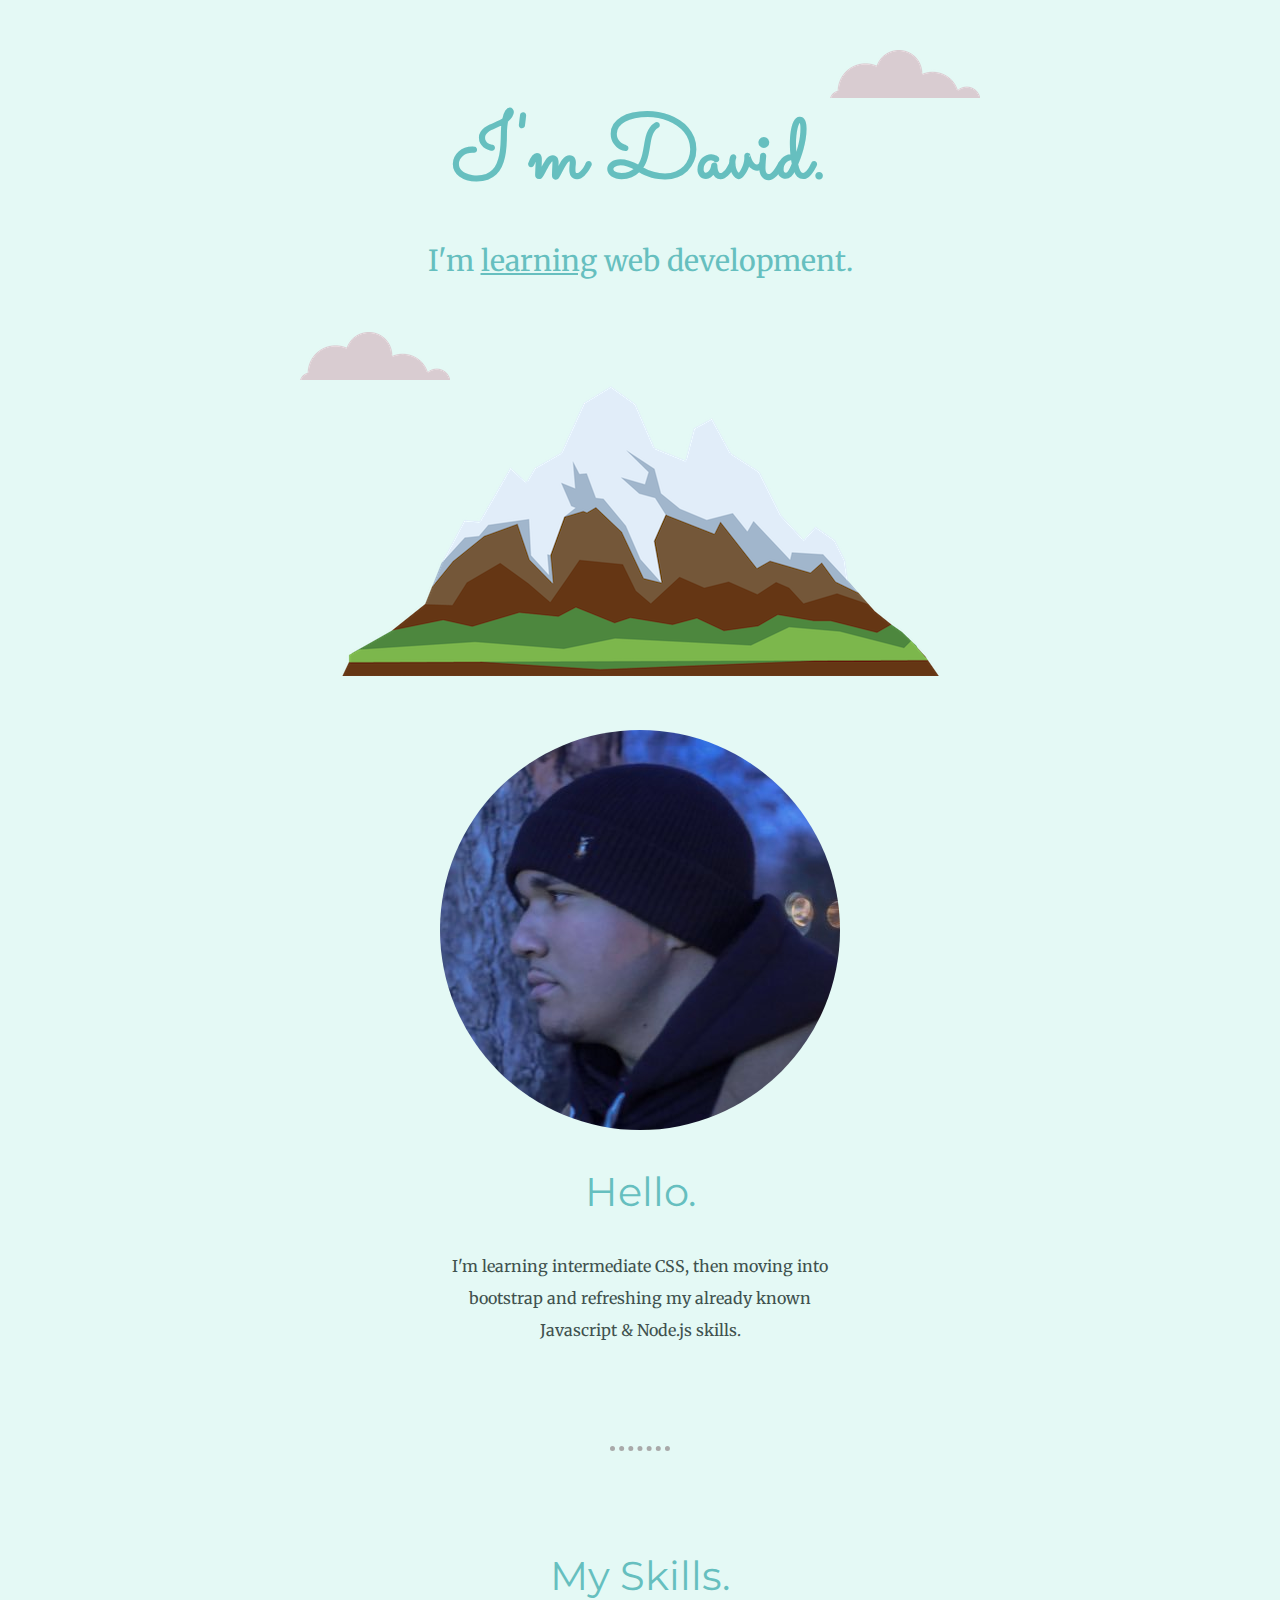
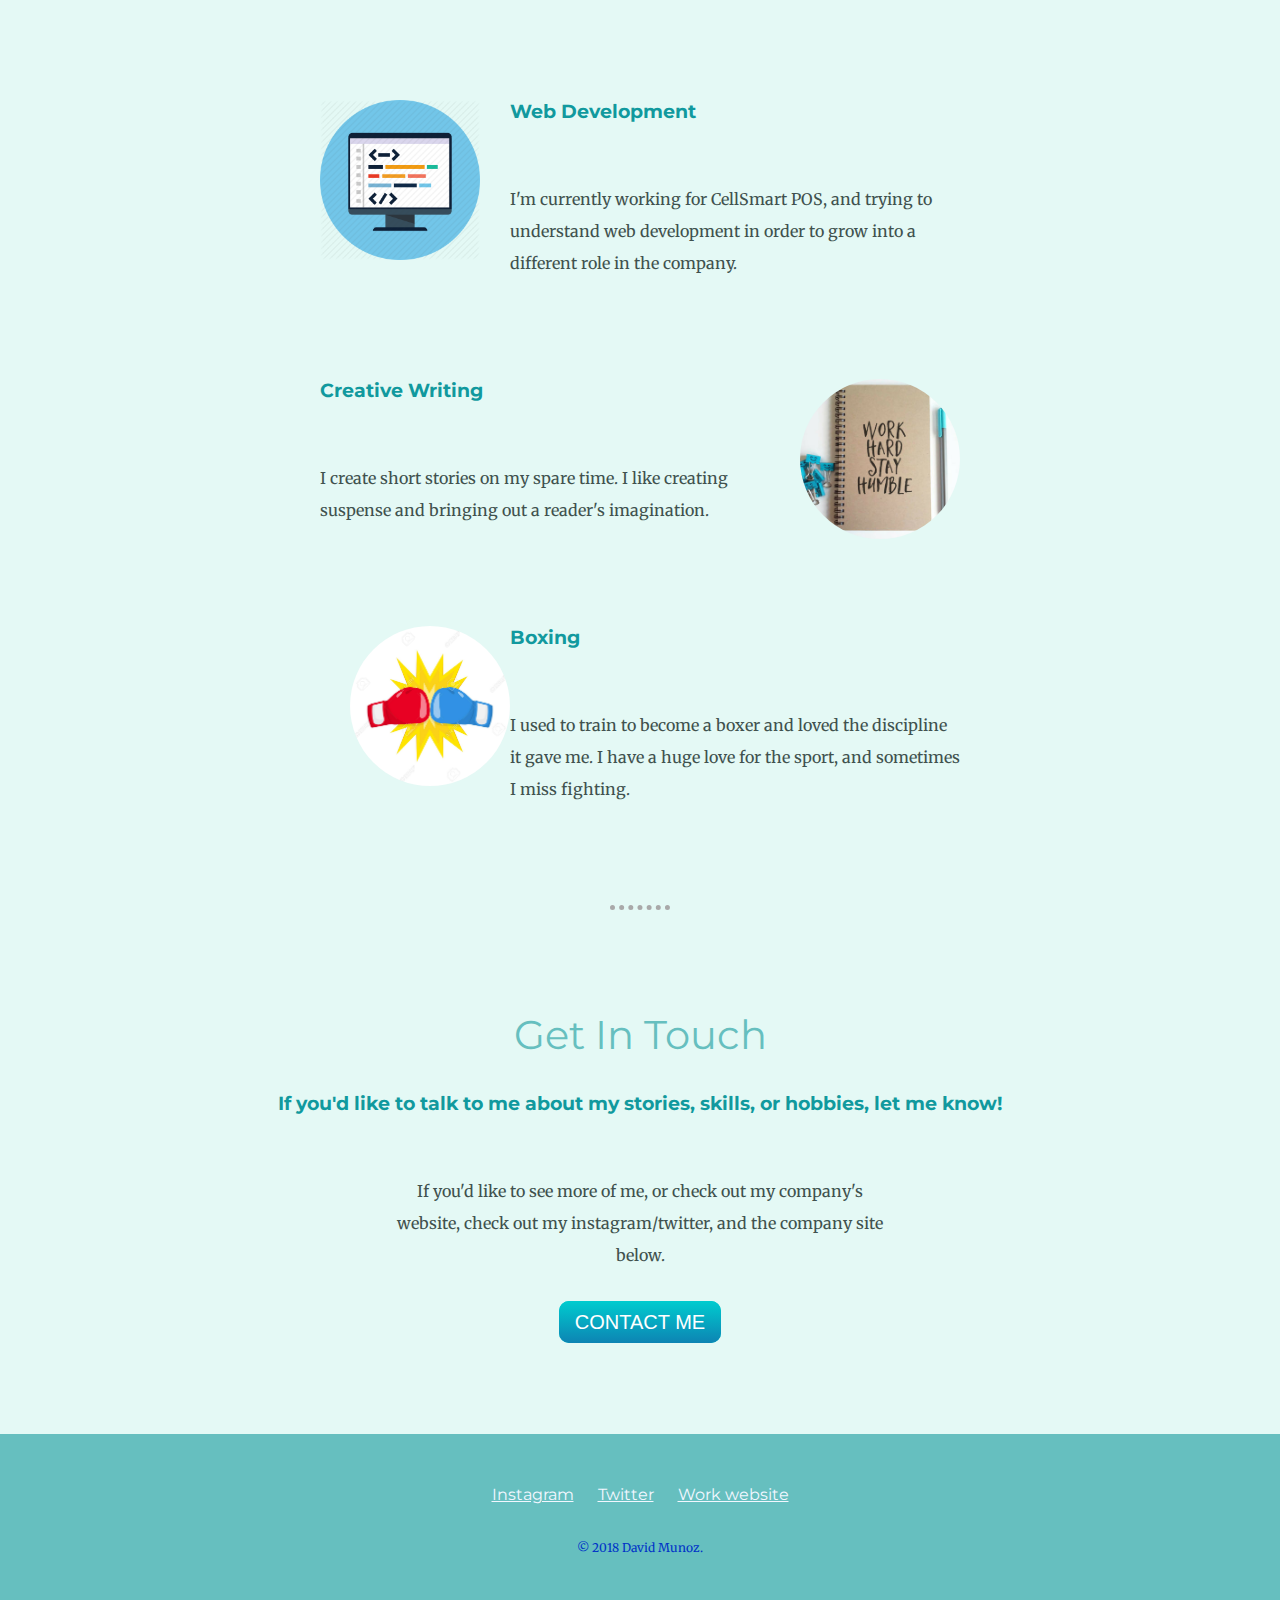
<file: CSS - My Site/index.html>
<!DOCTYPE html>
<html lang="en" dir="ltr">
  <head>
    <meta charset="utf-8">
    <title>David</title>
    <link rel="stylesheet" href="css/styles.css">
    <link rel="icon" href="favicon.ico">
    <link href="https://fonts.googleapis.com/css?family=Merriweather|Montserrat|Sacramento" rel="stylesheet">
  </head>
  <body>
    <div class="top-container">
      <img class="top-cloud" src="images/cloud.png" alt="cloud-img">
      <h1>I'm David.</h1>
      <p>I'm <span class="learning">learning</span> web development.</p>
      <img class="bottom-cloud" src="images/cloud.png" alt="cloud-img">
      <img src="images/mountain.png" alt="mountain-img">
    </div>
    <div class="middle-container">
      <div class="profile">
        <img class="davidimg" src="images/David.jpg" alt="david-img">
        <h2>Hello.</h2>
        <p class="intro">I'm learning intermediate CSS, then moving into bootstrap and refreshing my already known Javascript & Node.js skills.</p>
      </div>
      <hr>
      <div class="skills">
        <h2>My Skills.</h2>
        <div class="skill-row">
          <img class="skillsimg" src="images/webdev.png" alt="webdev">
          <h3>Web Development</h3>
          <p>I'm currently working for CellSmart POS, and trying to understand web development in order to grow into a different role in the company.</p>
        </div>
        <div class="skill-row">
          <img class="skillsimg2" src="images/writing-notebook.jpg" alt="notebook">
          <h3>Creative Writing</h3>
          <p>I create short stories on my spare time. I like creating suspense and bringing out a reader's imagination.</p>
        </div>
        <div class="skill-row">
          <img class="skillsimg3" src="images/boxingimg.jpg" alt="boxing">
          <h3>Boxing</h3>
          <p>I used to train to become a boxer and loved the discipline it gave me. I have a huge love for the sport, and sometimes I miss fighting.</p>
        </div>
      </div>
      <hr>
      <div class="contact-me">
        <h2>Get In Touch</h2>
        <h3>If you'd like to talk to me about my stories, skills, or hobbies, let me know!</h3>
        <p class="contact-message">If you'd like to see more of me, or check out my company's website, check out my instagram/twitter, and the company site below.</p>
        <a class="btn" href="mailto:name@email.com">CONTACT ME</a>
      </div>
    </div>


    <div class="bottom-container">
      <a class="footer-link" href="https://www.instagram.com/zerodarkdave/?hl=en">Instagram</a>
      <a class="footer-link" href="https://twitter.com/zerodarkdave">Twitter</a>
      <a class="footer-link" href="https://cellsmartpos.com/">Work website</a>
      <p class="copyright">© 2018 David Munoz.</p>
    </div>

  </body>
</html>
</file>
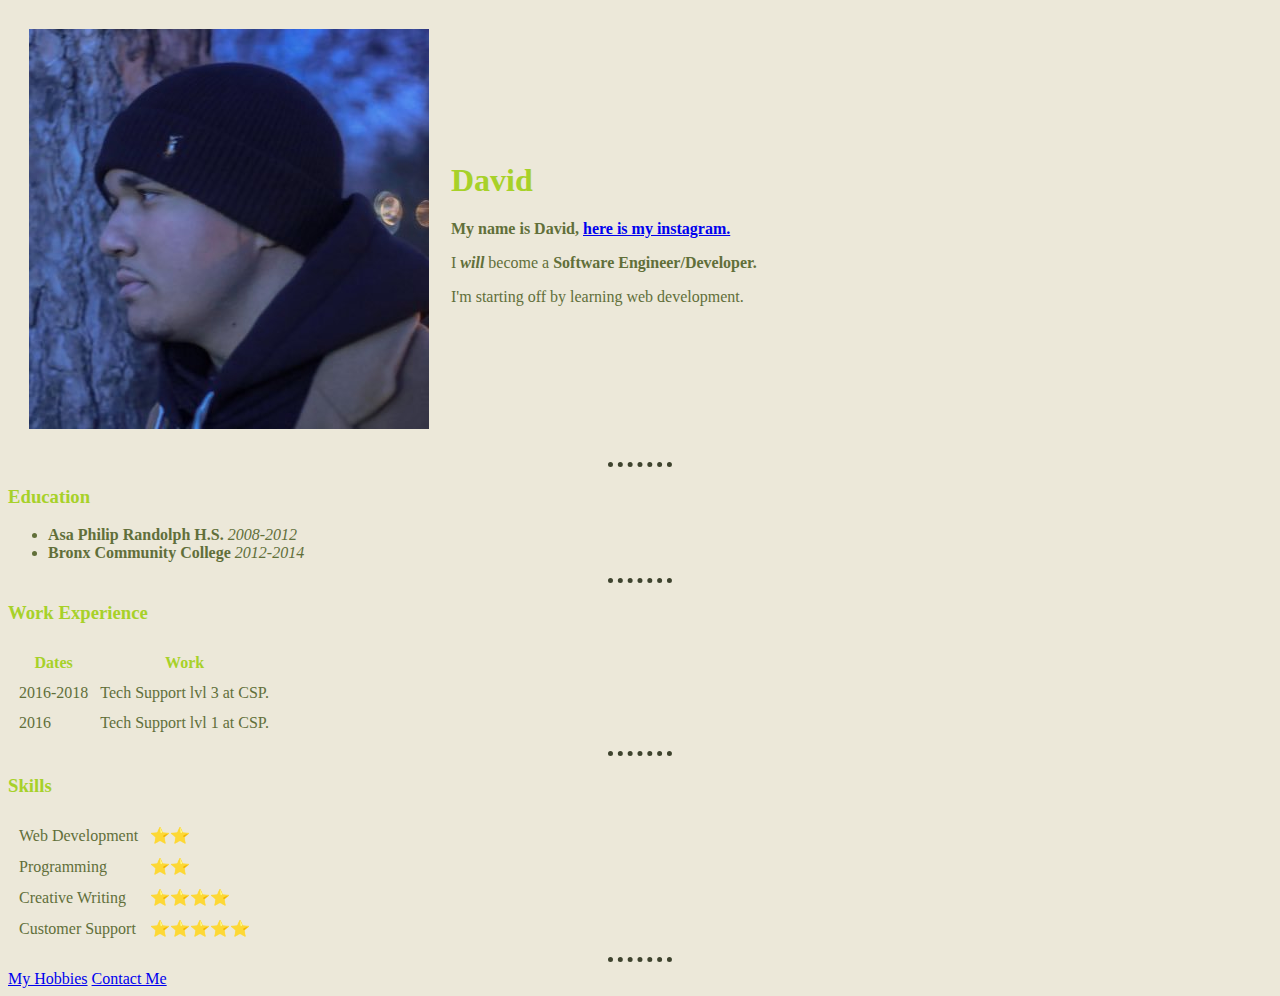
<file: HTML - Personal Site/index.html>
<!DOCTYPE html>
<html lang="en" dir="ltr">
<head>
  <meta charset="utf-8">
  <title>David's Personal Site</title>
  <link rel="stylesheet" href="CSS/styles.css">
</head>

<body>
  <table cellspacing="20">
    <tr>
      <td><img src="images/David.jpg" alt="David profile picture"></td>
      <td>
        <h1>David</h1>
        <p><strong>My name is David, <a href="https://www.instagram.com/zerodarkdave/?hl=en"> here is my instagram. </a></strong></p>
        <p>I <em><b>will</b></em> become a <strong>Software Engineer/Developer.</strong></p>
        <p>I'm starting off by learning web development.</p>
      </td>
    </tr>
  </table>
  <hr>
  <h3>Education</h3>
  <ul>
    <li><strong>Asa Philip Randolph H.S.</strong> <em>2008-2012</em></li>
    <li><strong>Bronx Community College</strong> <em>2012-2014</em></li>
  </ul>
  <hr>
  <h3>Work Experience</h3>
  <table cellspacing="10">
    <thead>
      <tr>
        <th>Dates</th>
        <th>Work</th>
      </tr>
    </thead>
    <tbody>
      <tr>
        <td>2016-2018</td>
        <td>Tech Support lvl 3 at CSP.</td>
      </tr>
      <tr>
        <td>2016</td>
        <td>Tech Support lvl 1 at CSP.</td>
      </tr>
    </tbody>
  </table>
  <hr>
  <h3>Skills</h3>
  <table cellspacing="10">
    <tr>
      <td>Web Development</td>
      <td>⭐⭐</td>
    </tr>
    <tr>
      <td>Programming</td>
      <td>⭐⭐</td>
    </tr>
    <tr>
      <td>Creative Writing</td>
      <td>⭐⭐⭐⭐</td>
    </tr>
    <tr>
      <td>Customer Support</td>
      <td>⭐⭐⭐⭐⭐</td>
    </tr>
  </table>
  <hr>
  <a href="hobbies.html">My Hobbies</a>
  <a href="contact-me.html">Contact Me</a>
</body>

</html>
</file>
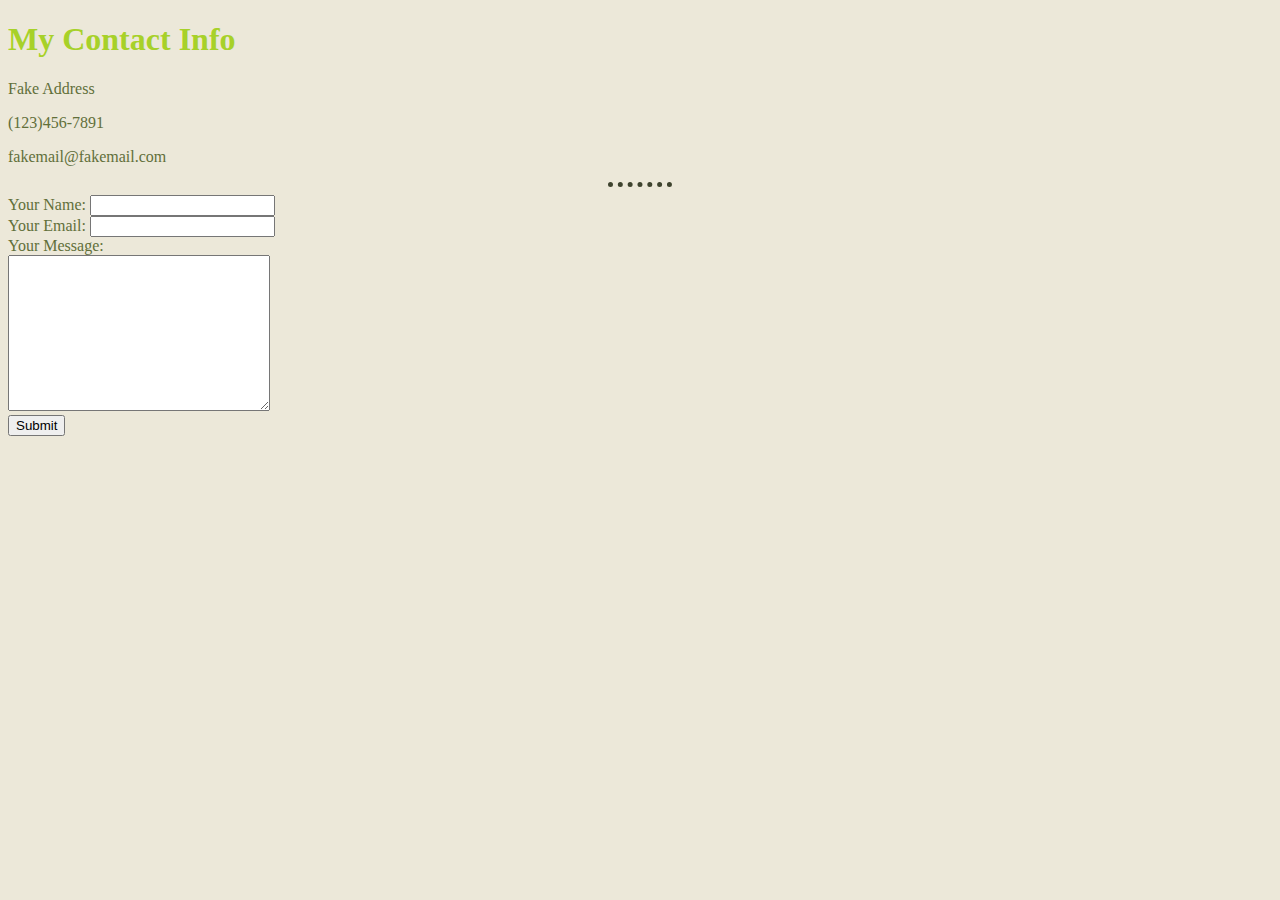
<file: HTML - Personal Site/contact-me.html>
<!DOCTYPE html>
<html lang="en" dir="ltr">
  <head>
    <meta charset="utf-8">
    <title>Contact Me</title>
    <link rel="stylesheet" href="CSS/styles.css">
  </head>
  <body>
    <h1>My Contact Info</h1>
    <p>Fake Address</p>
    <p>(123)456-7891</p>
    <p>fakemail@fakemail.com</p>
    <hr>
    <form action="mailto:info@londonappbrewery.com" method="post" enctype="text/plain">
      <label for="">Your Name:</label>
      <input type="text" name="yourName" value=""><br>
      <label>Your Email:</label>
      <input type="email" name="yourEmail" value=""><br>
      <label>Your Message:</label><br>
      <textarea name="yourMessage" rows="10" cols="30"></textarea><br>
      <input type="submit" name="">
    </form>
  </body>
</html>
</file>
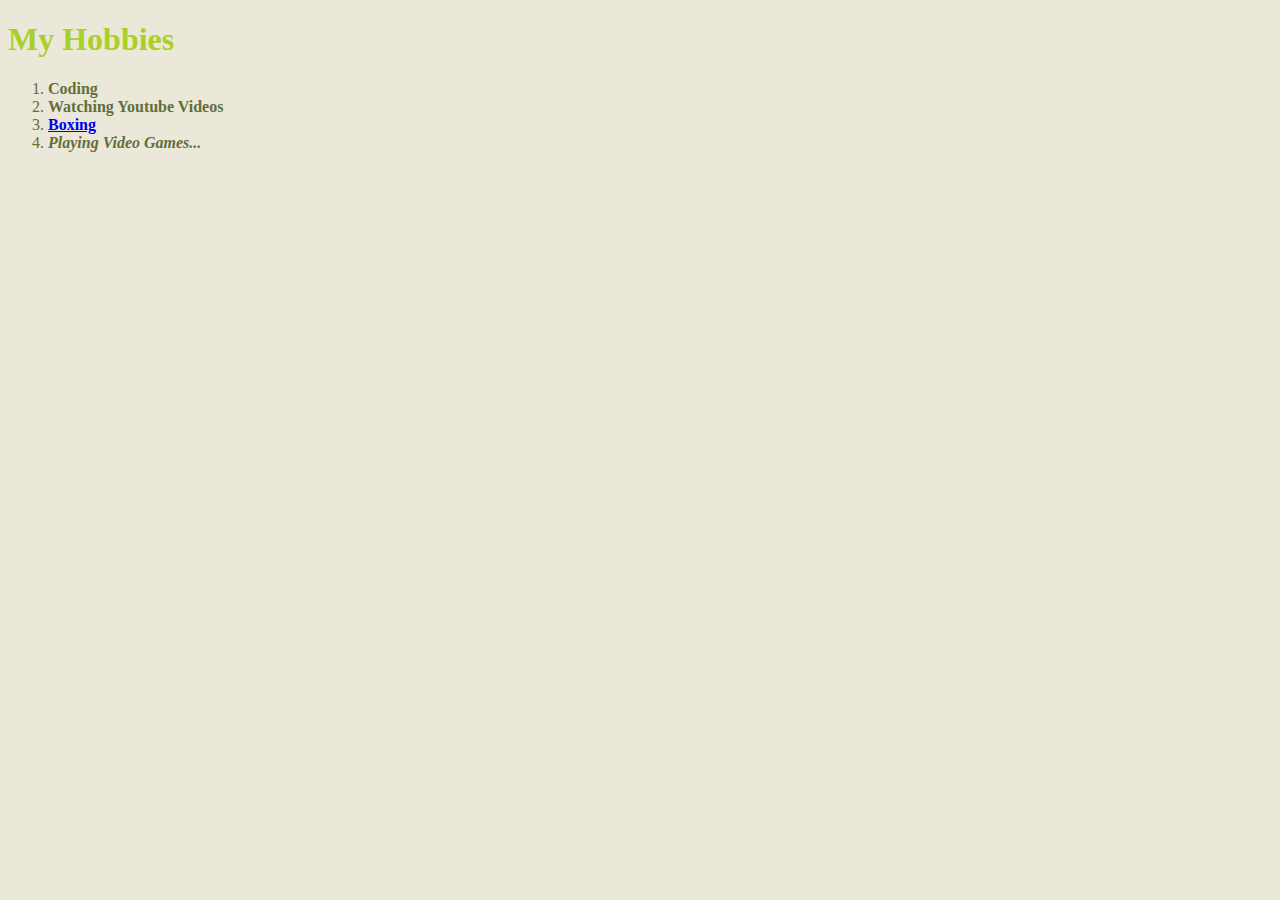
<file: HTML - Personal Site/hobbies.html>
<!DOCTYPE html>
<html lang="en" dir="ltr">
  <head>
    <meta charset="utf-8">
    <title>My Hobbies</title>
    <link rel="stylesheet" href="CSS/styles.css">
  </head>
  <body>
    <h1>My Hobbies</h1>
    <ol>
      <li><strong>Coding</strong></li>
      <li><b>Watching Youtube Videos</b></li>
      <li><b><a href="https://www.instagram.com/p/BZxMM-ah4bF/"> Boxing </a></b></li>
      <li><em><b>Playing Video Games...</b></em></li>
    </ol>
  </body>
</html>
</file>
<file: CSS - My Site/css/styles.css>
body {
  margin: 0;
  text-align: center;
  font-family: 'Merriweather', serif;
  color: #40514E;
}

p {
  color: #40514E;
  line-height: 2;
}

h1 {
  color: #66BFBF;
  line-height: 1;
  font-size: 5.625rem;
  margin: 50px auto 0 auto;
  font-family: 'Sacramento', cursive;
}

h2 {
  font-family: 'Montserrat', sans-serif;
  font-size: 2.5rem;
  color: #66BFBF;
  font-weight: normal;
}

h3 {
  color: #11999E;
  font-family: 'Montserrat', sans-serif;
  margin: auto auto 60px auto;
}

hr {
  border-style: none;
  border-top-style: dotted;
  border-width: thick;
  border-color: #A9A9A9;
  width: 60px;
  margin: 100px auto 100px auto;
}

.btn {
  background: #00cccf;
  background-image: -webkit-linear-gradient(top, #00cccf, #0d84b3);
  background-image: -moz-linear-gradient(top, #00cccf, #0d84b3);
  background-image: -ms-linear-gradient(top, #00cccf, #0d84b3);
  background-image: -o-linear-gradient(top, #00cccf, #0d84b3);
  background-image: linear-gradient(to bottom, #00cccf, #0d84b3);
  -webkit-border-radius: 10;
  -moz-border-radius: 10;
  border-radius: 10px;
  font-family: Arial;
  color: #ffffff;
  font-size: 20px;
  padding: 10px 16px 10px 16px;
  text-decoration: none;
}

.btn:hover {
  background: #3cb0fd;
  background-image: -webkit-linear-gradient(top, #3cb0fd, #3498db);
  background-image: -moz-linear-gradient(top, #3cb0fd, #3498db);
  background-image: -ms-linear-gradient(top, #3cb0fd, #3498db);
  background-image: -o-linear-gradient(top, #3cb0fd, #3498db);
  background-image: linear-gradient(to bottom, #3cb0fd, #3498db);
  text-decoration: none;
}

.top-container {
  background-color: #e4f9f5;
  position: relative;
  padding-top: 5%;
}

.top-container p {
  color: #66BFBF;
  font-size: 1.8rem;
}
.intro {
  width: 30%;
  margin: auto;
}

.middle-container {
  background-color: #e4f9f5;
  padding-bottom: 100px;
}

.bottom-container {
  background-color: #66BFBF;
  padding: 50px 0 20px;
}

.skill-row {
  width: 50%;
  margin: 100px auto 100px auto;
  text-align: left;
}

a:hover {
  color: #0033c7;
}

.learning {
  text-decoration: underline;
}

.contact-message {
  width: 40%;
  margin: 40px auto 40px auto;
}

.bottom-cloud {
  position: absolute;
  left: 300px;
  bottom: 300px;
}

.top-cloud {
  position: absolute;
  right: 300px;
  top: 50px;
}

.skillsimg {
  width: 25%;
  float: left;
  margin-right: 30px;
}

.skillsimg2 {
  float: right;
  margin-left: 30px;
  width: 25%;
  border-radius: 50%;
}

.skillsimg3 {
  float: left;
  margin-left: 30px;
  width: 25%;
  border-radius: 50%;
}

.davidimg {
  border-radius: 50%;
  margin-top: 50px;
}

.footer-link {
  font-family: 'Montserrat', sans-serif;
  padding: 0px 10px 0px 10px;
  color: #f2f7ff;
}

.copyright {
  color: #0033c7;
  font-size: 0.75rem;
  padding: 20px 0;
}
</file>
<file: HTML - Personal Site/CSS/styles.css>
body {
  background-color: #ece8d9;
}

hr {
  border-style: none;
  border-top-style: dotted;
  border-color: #3e432e;
  border-width: 5px;
  width: 5%
}

h1 {
  color: #a7d129;
}

h3 {
  color: #a7d129;
}

ul {
  color: #616f39;
}

th {
  color: #a7d129;
}

td {
  color: #616f39;
}

ol {
  color: #616f39;
}

p {
  color: #616f39;
}

label {
  color: #616f39;
}
</file>
